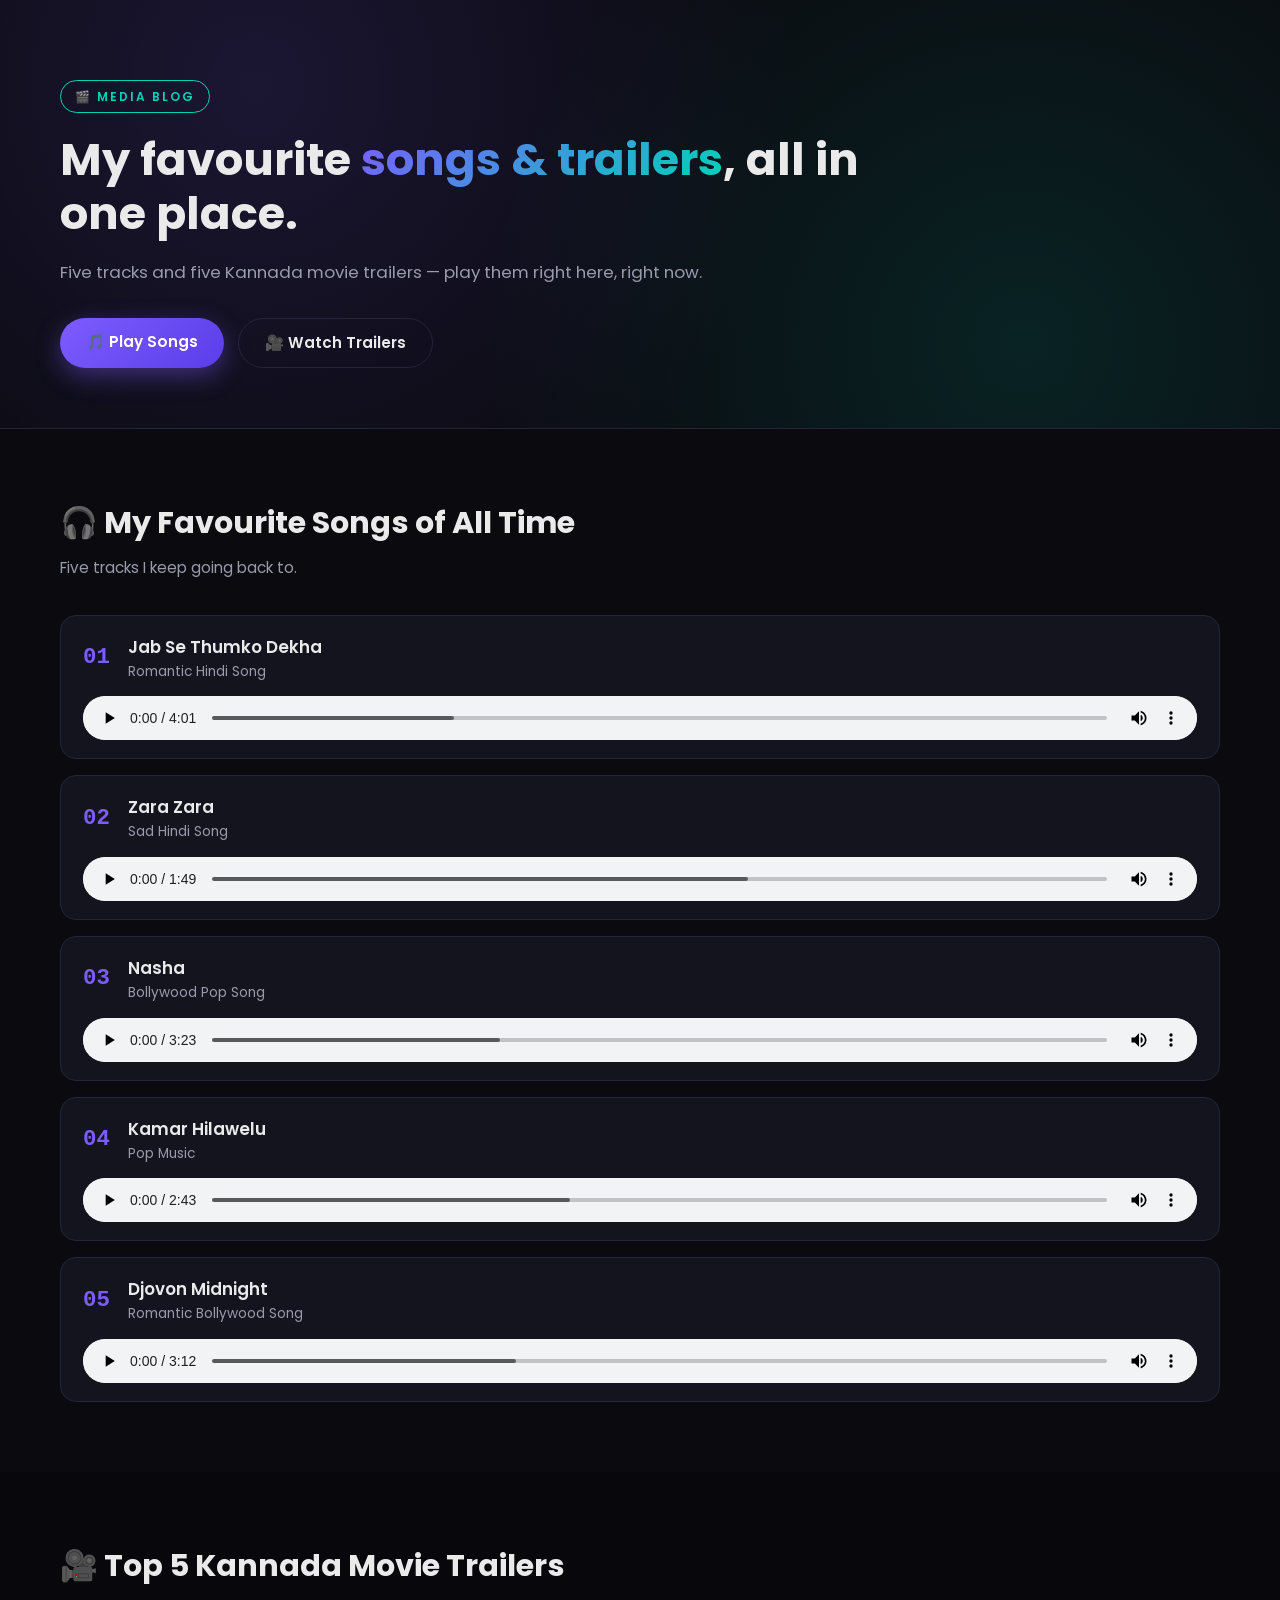
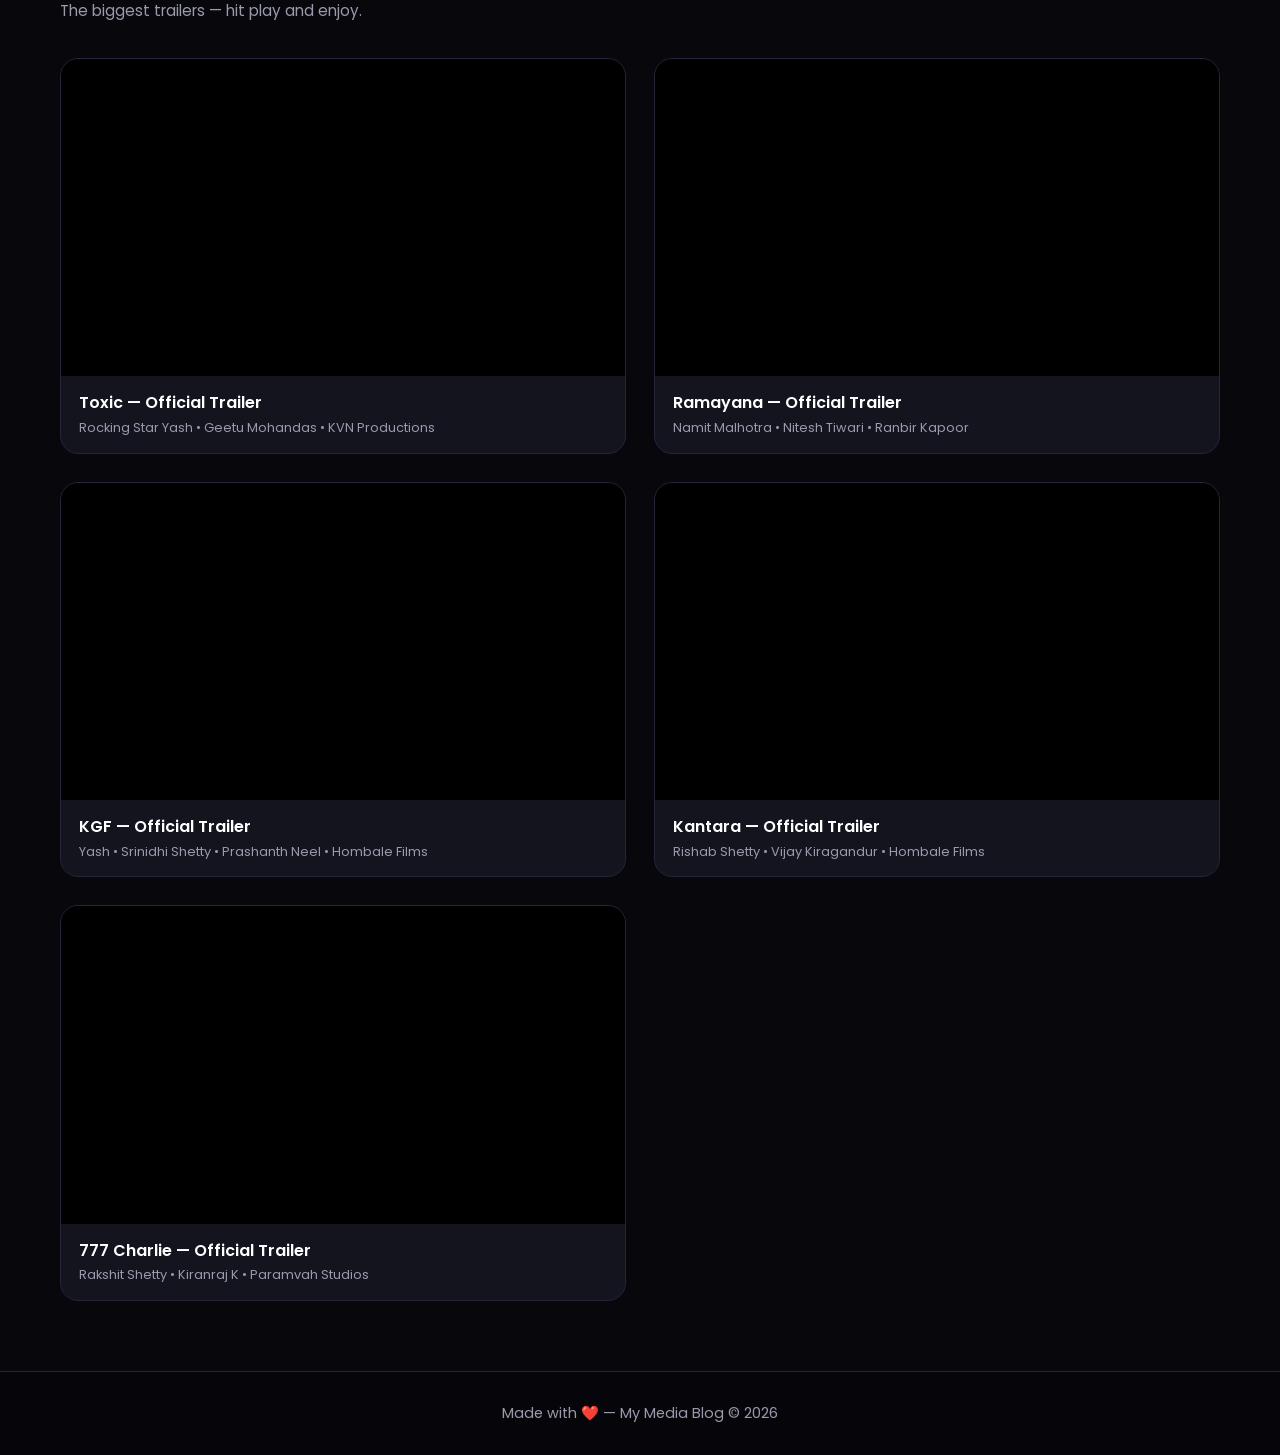
<file: index.html>
<!DOCTYPE html>
<html lang="en">
<head>
  <meta charset="UTF-8" />
  <meta name="viewport" content="width=device-width, initial-scale=1.0" />
  <title>My Media Blog</title>
  <link rel="stylesheet" href="style.css?v=10" />
  <link rel="preconnect" href="https://fonts.googleapis.com">
  <link href="https://fonts.googleapis.com/css2?family=Poppins:wght@300;400;500;600;700&display=swap" rel="stylesheet">
</head>
<body>

  <!-- ===== HERO ===== -->
  <header class="hero">
    <div class="container">
      <span class="tag">🎬 MEDIA BLOG</span>
      <h1>My favourite <span class="gradient-text">songs & trailers</span>, all in one place.</h1>
      <p class="subtitle">Five tracks and five Kannada movie trailers — play them right here, right now.</p>
      <div class="hero-buttons">
        <a href="#music" class="btn btn-primary">🎵 Play Songs</a>
        <a href="#videos" class="btn btn-outline">🎥 Watch Trailers</a>
      </div>
    </div>
  </header>

  <!-- ===== MUSIC SECTION ===== -->
  <section id="music" class="section">
    <div class="container">
      <h2 class="section-title">🎧 My Favourite Songs of All Time</h2>
      <p class="section-sub">Five tracks I keep going back to.</p>

      <div class="music-list">

        <div class="song-card">
          <div class="song-info">
            <span class="song-number">01</span>
            <div>
              <h3>Jab Se Thumko Dekha</h3>
              <p>Romantic Hindi Song</p>
            </div>
          </div>
          <audio controls preload="metadata">
            <source src="song1.mp3" type="audio/mpeg">
            Your browser does not support audio.
          </audio>
        </div>

        <div class="song-card">
          <div class="song-info">
            <span class="song-number">02</span>
            <div>
              <h3>Zara Zara</h3>
              <p>Sad Hindi Song</p>
            </div>
          </div>
          <audio controls preload="metadata">
            <source src="song2.mp3" type="audio/mpeg">
            Your browser does not support audio.
          </audio>
        </div>

        <div class="song-card">
          <div class="song-info">
            <span class="song-number">03</span>
            <div>
              <h3>Nasha</h3>
              <p>Bollywood Pop Song</p>
            </div>
          </div>
          <audio controls preload="metadata">
            <source src="song3.mp3" type="audio/mpeg">
            Your browser does not support audio.
          </audio>
        </div>

        <div class="song-card">
          <div class="song-info">
            <span class="song-number">04</span>
            <div>
              <h3>Kamar Hilawelu</h3>
              <p>Pop Music</p>
            </div>
          </div>
          <audio controls preload="metadata">
            <source src="song4.mp3" type="audio/mpeg">
            Your browser does not support audio.
          </audio>
        </div>

        <div class="song-card">
          <div class="song-info">
            <span class="song-number">05</span>
            <div>
              <h3>Djovon Midnight</h3>
              <p>Romantic Bollywood Song</p>
            </div>
          </div>
          <audio controls preload="metadata">
            <source src="song5.mp3" type="audio/mpeg">
            Your browser does not support audio.
          </audio>
        </div>

      </div>
    </div>
  </section>

  <!-- ===== TRAILERS SECTION ===== -->
  <section id="videos" class="section section-dark">
    <div class="container">
      <h2 class="section-title">🎥 Top 5 Kannada Movie Trailers</h2>
      <p class="section-sub">The biggest trailers — hit play and enjoy.</p>

      <div class="video-grid">

        <div class="video-card">
          <div class="video-wrap">
            <div class="yt-player" data-video-id="sJwaiRN-rvc"></div>
          </div>
          <div class="video-info">
            <h3>Toxic — Official Trailer</h3>
            <p>Rocking Star Yash • Geetu Mohandas • KVN Productions</p>
          </div>
        </div>

        <div class="video-card">
          <div class="video-wrap">
            <div class="yt-player" data-video-id="AxX5LfbKNcI"></div>
          </div>
          <div class="video-info">
            <h3>Ramayana — Official Trailer</h3>
            <p>Namit Malhotra • Nitesh Tiwari • Ranbir Kapoor</p>
          </div>
        </div>

        <div class="video-card">
          <div class="video-wrap">
            <div class="yt-player" data-video-id="qXgF-iJ_ezE"></div>
          </div>
          <div class="video-info">
            <h3>KGF — Official Trailer</h3>
            <p>Yash • Srinidhi Shetty • Prashanth Neel • Hombale Films</p>
          </div>
        </div>

        <div class="video-card">
          <div class="video-wrap">
            <div class="yt-player" data-video-id="8mrVmf239GU"></div>
          </div>
          <div class="video-info">
            <h3>Kantara — Official Trailer</h3>
            <p>Rishab Shetty • Vijay Kiragandur • Hombale Films</p>
          </div>
        </div>

        <div class="video-card">
          <div class="video-wrap">
            <div class="yt-player" data-video-id="REqFOV2A7sI"></div>
          </div>
          <div class="video-info">
            <h3>777 Charlie — Official Trailer</h3>
            <p>Rakshit Shetty • Kiranraj K • Paramvah Studios</p>
          </div>
        </div>

      </div>
    </div>
  </section>

  <footer>
    <p>Made with ❤️ — My Media Blog &copy; <span id="year"></span></p>
  </footer>

  <script src="script.js?v=10"></script>
</body>
</html>
</file>
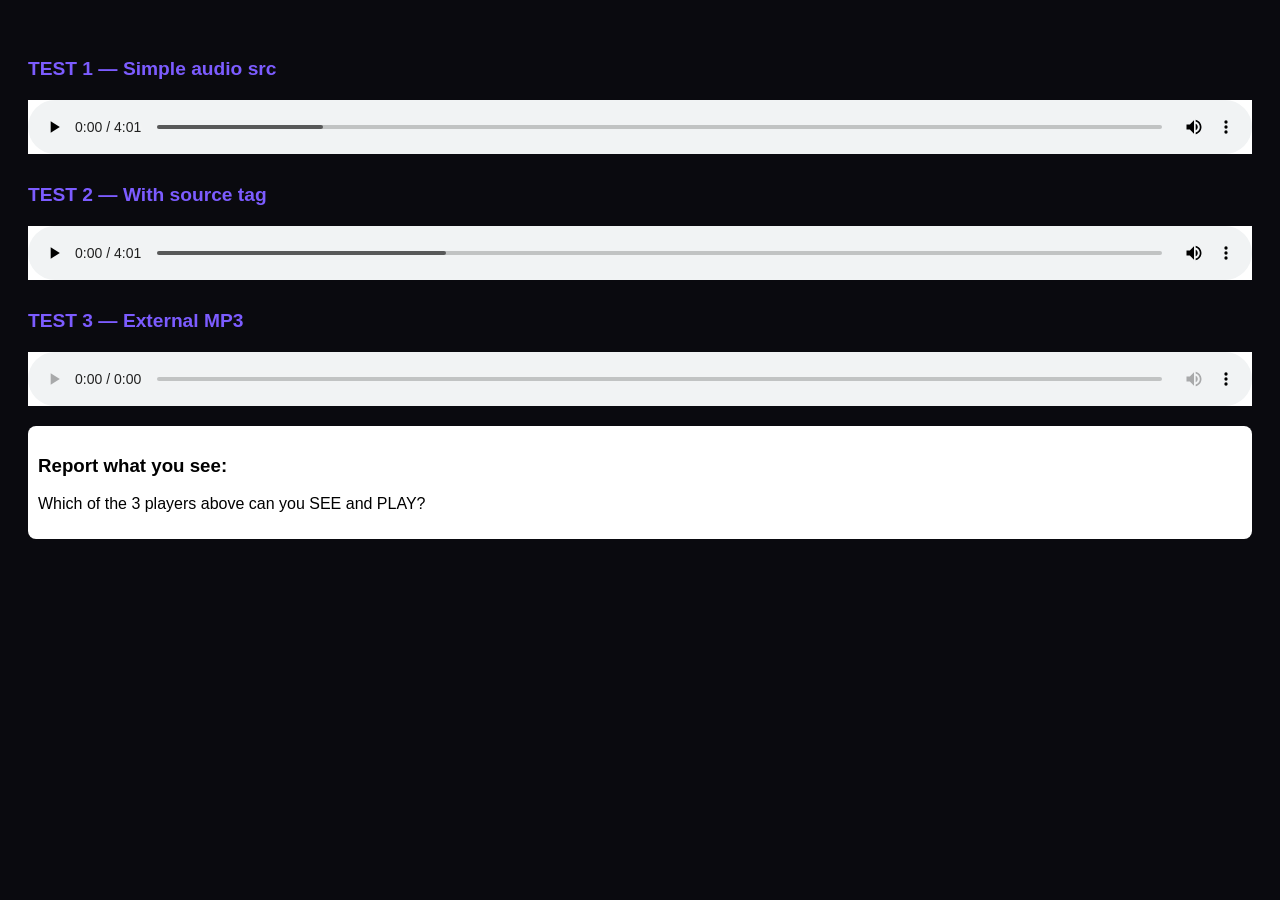
<file: test.html>
<!DOCTYPE html>
<html>
<head>
  <title>Android Test</title>
  <meta name="viewport" content="width=device-width, initial-scale=1.0">
  <style>
    body {
      background: #0a0a0f;
      color: #fff;
      font-family: sans-serif;
      padding: 20px;
    }
    audio {
      width: 100%;
      height: 54px;
      margin: 20px 0;
      display: block;
      background: #fff;
    }
    .test-box {
      background: #fff;
      color: #000;
      padding: 10px;
      margin: 10px 0;
      border-radius: 8px;
    }
    h1 { font-size: 1.2rem; margin-top: 30px; color: #7c5cff; }
  </style>
</head>
<body>
  <h1>TEST 1 — Simple audio src</h1>
  <audio controls src="song1.mp3"></audio>

  <h1>TEST 2 — With source tag</h1>
  <audio controls>
    <source src="song1.mp3" type="audio/mpeg">
  </audio>

  <h1>TEST 3 — External MP3</h1>
  <audio controls src="https://www.soundhelix.com/examples/mp3/SoundHelix-Song-1.mp3"></audio>

  <div class="test-box">
    <h3>Report what you see:</h3>
    <p>Which of the 3 players above can you SEE and PLAY?</p>
  </div>
</body>
</html>
</file>
<file: style.css>
* {
  margin: 0;
  padding: 0;
  box-sizing: border-box;
}

:root {
  --bg: #0a0a0f;
  --bg-card: #14141f;
  --bg-card-hover: #1c1c2b;
  --text: #eaeaea;
  --text-dim: #9a9aad;
  --accent: #7c5cff;
  --accent-2: #00d4b8;
  --border: #24243a;
}

html { scroll-behavior: smooth; }

body {
  font-family: 'Poppins', sans-serif;
  background: var(--bg);
  color: var(--text);
  line-height: 1.6;
  overflow-x: hidden;
  -webkit-text-size-adjust: 100%;
}

.container {
  max-width: 1200px;
  margin: 0 auto;
  padding: 0 20px;
}

/* ===== HERO ===== */
.hero {
  padding: 80px 0 60px;
  background: radial-gradient(circle at 20% 20%, rgba(124, 92, 255, 0.15), transparent 50%),
              radial-gradient(circle at 80% 80%, rgba(0, 212, 184, 0.12), transparent 50%);
  border-bottom: 1px solid var(--border);
}

.tag {
  display: inline-block;
  font-size: 0.75rem;
  font-weight: 600;
  letter-spacing: 2px;
  color: var(--accent-2);
  border: 1px solid var(--accent-2);
  padding: 6px 14px;
  border-radius: 100px;
  margin-bottom: 20px;
}

.hero h1 {
  font-size: 2.8rem;
  line-height: 1.2;
  font-weight: 700;
  margin-bottom: 18px;
  max-width: 850px;
}

.gradient-text {
  background: linear-gradient(135deg, #7c5cff, #00d4b8);
  -webkit-background-clip: text;
  background-clip: text;
  color: transparent;
}

.subtitle {
  font-size: 1.05rem;
  color: var(--text-dim);
  max-width: 700px;
  margin-bottom: 32px;
}

.hero-buttons {
  display: flex;
  gap: 14px;
  flex-wrap: wrap;
}

.btn {
  display: inline-block;
  padding: 12px 26px;
  border-radius: 100px;
  font-weight: 600;
  font-size: 0.95rem;
  text-decoration: none;
  transition: all 0.25s ease;
}

.btn-primary {
  background: linear-gradient(135deg, #7c5cff, #5a3ee8);
  color: #fff;
  box-shadow: 0 8px 24px rgba(124, 92, 255, 0.4);
}

.btn-primary:hover {
  transform: translateY(-2px);
  box-shadow: 0 12px 30px rgba(124, 92, 255, 0.6);
}

.btn-outline {
  background: transparent;
  color: var(--text);
  border: 1px solid var(--border);
}

.btn-outline:hover {
  border-color: var(--accent-2);
  color: var(--accent-2);
  transform: translateY(-2px);
}

/* ===== SECTIONS ===== */
.section { padding: 70px 0; }
.section-dark { background: #07070c; }

.section-title {
  font-size: 1.9rem;
  font-weight: 700;
  margin-bottom: 8px;
}

.section-sub {
  color: var(--text-dim);
  font-size: 0.95rem;
  margin-bottom: 35px;
}

/* ===== MUSIC LIST ===== */
.music-list {
  display: flex;
  flex-direction: column;
  gap: 16px;
}

/* Simple block layout — no flex on audio, works on ALL devices */
.song-card {
  background: var(--bg-card);
  border: 1px solid var(--border);
  border-radius: 16px;
  padding: 18px 22px;
  display: block;
  transition: all 0.25s ease;
}

.song-card:hover {
  background: var(--bg-card-hover);
  border-color: var(--accent);
}

.song-info {
  display: flex;
  align-items: center;
  gap: 18px;
  margin-bottom: 14px;
}

.song-number {
  font-size: 1.4rem;
  font-weight: 700;
  color: var(--accent);
  font-family: monospace;
}

.song-info h3 { font-size: 1.05rem; font-weight: 600; }
.song-info p { font-size: 0.85rem; color: var(--text-dim); }

/* Audio player — full width, its own row, visible on all devices */
.song-card audio {
  display: block;
  width: 100%;
  height: 44px;
  outline: none;
  background: #f0f0f0;
  border-radius: 100px;
}

/* ===== VIDEO GRID ===== */
.video-grid {
  display: grid;
  grid-template-columns: repeat(2, 1fr);
  gap: 28px;
}

.video-card {
  background: var(--bg-card);
  border: 1px solid var(--border);
  border-radius: 18px;
  overflow: hidden;
  transition: all 0.3s ease;
}

.video-card:hover {
  transform: translateY(-6px);
  border-color: var(--accent);
  box-shadow: 0 15px 40px rgba(124, 92, 255, 0.25);
}

.video-wrap {
  position: relative;
  width: 100%;
  aspect-ratio: 16 / 9;
  background: #000;
}

.yt-player,
.yt-player iframe {
  position: absolute;
  top: 0;
  left: 0;
  width: 100%;
  height: 100%;
  border: none;
  display: block;
}

.video-info {
  padding: 14px 18px 16px;
}

.video-info h3 {
  font-size: 1rem;
  font-weight: 600;
  margin-bottom: 3px;
  color: #fff;
}

.video-info p {
  font-size: 0.8rem;
  color: var(--text-dim);
  line-height: 1.4;
}

/* ===== FOOTER ===== */
footer {
  text-align: center;
  padding: 30px 20px;
  background: #06060a;
  color: var(--text-dim);
  font-size: 0.9rem;
  border-top: 1px solid var(--border);
}

/* ===== RESPONSIVE — TABLETS ===== */
@media (max-width: 800px) {
  .hero h1 { font-size: 2rem; }
  .section-title { font-size: 1.5rem; }
  .video-grid { grid-template-columns: 1fr; }
}

/* ===== RESPONSIVE — PHONES ===== */
@media (max-width: 700px) {
  .hero { padding: 60px 0 40px; }
  .hero h1 { font-size: 1.7rem; }
  .subtitle { font-size: 0.95rem; }
  .section { padding: 45px 0; }
  .section-title { font-size: 1.35rem; }

  .song-card {
    padding: 16px;
  }

  .song-info {
    margin-bottom: 12px;
    gap: 14px;
  }

  .song-number { font-size: 1.2rem; }
  .song-info h3 { font-size: 1rem; }

  .song-card audio {
    display: block;
    width: 100%;
    height: 54px;
    border-radius: 12px;
    background: #f0f0f0;
  }

  .video-info h3 { font-size: 0.95rem; }
  .video-info p { font-size: 0.78rem; }
}

@media (max-width: 400px) {
  .hero h1 { font-size: 1.45rem; }
  .btn { padding: 10px 20px; font-size: 0.85rem; }
}
</file>
